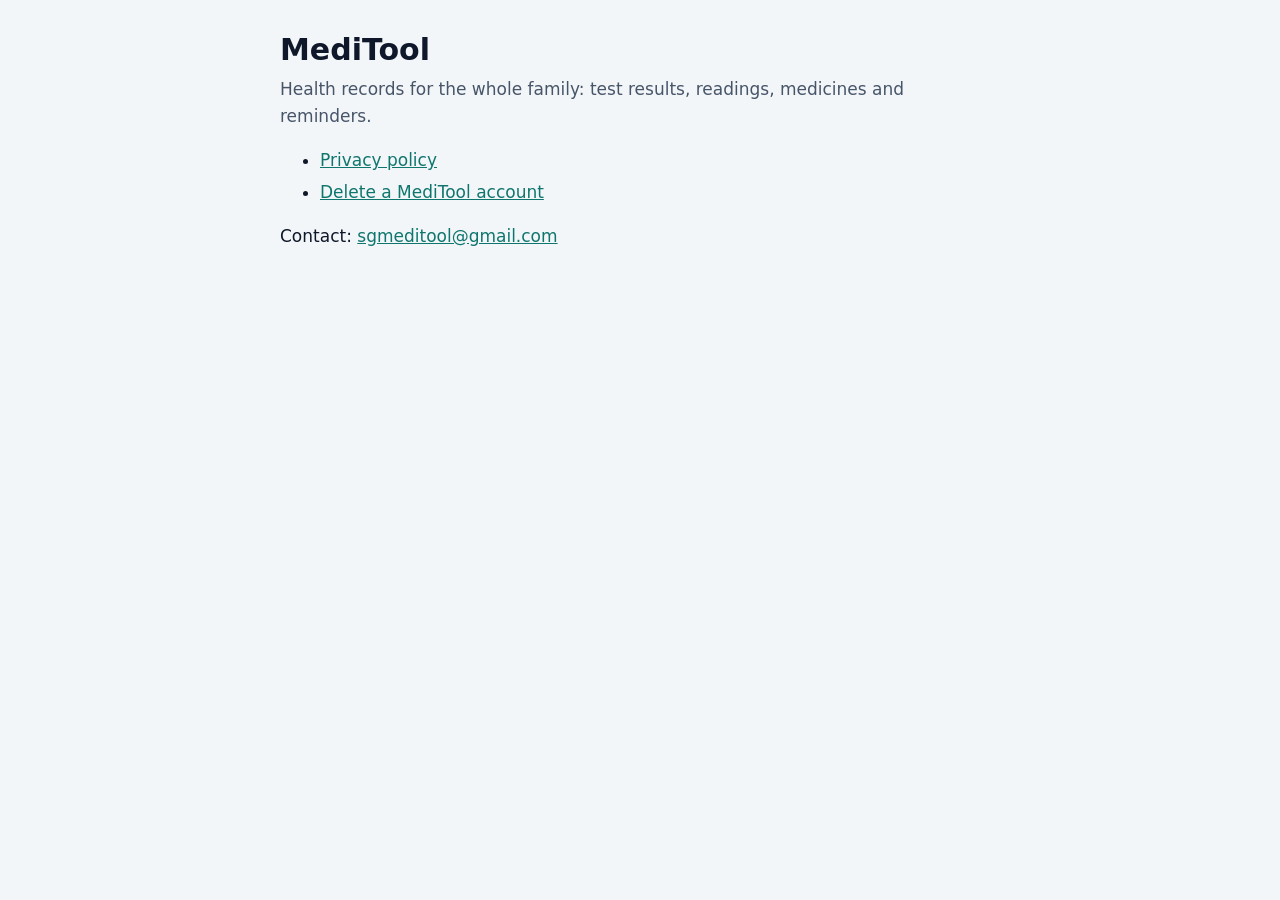
<file: index.html>
<!doctype html>
<html lang="en">
<head>
<meta charset="utf-8">
<meta name="viewport" content="width=device-width, initial-scale=1">
<title>MediTool</title>
<link rel="stylesheet" href="style.css">
</head>
<body>
<main>
<h1>MediTool</h1>
<p class="sub">Health records for the whole family: test results, readings, medicines and reminders.</p>
<ul>
<li><a href="privacy.html">Privacy policy</a></li>
<li><a href="delete-account.html">Delete a MediTool account</a></li>
</ul>
<p>Contact: <a href="mailto:sgmeditool@gmail.com">sgmeditool@gmail.com</a></p>
</main>
</body>
</html>
</file>
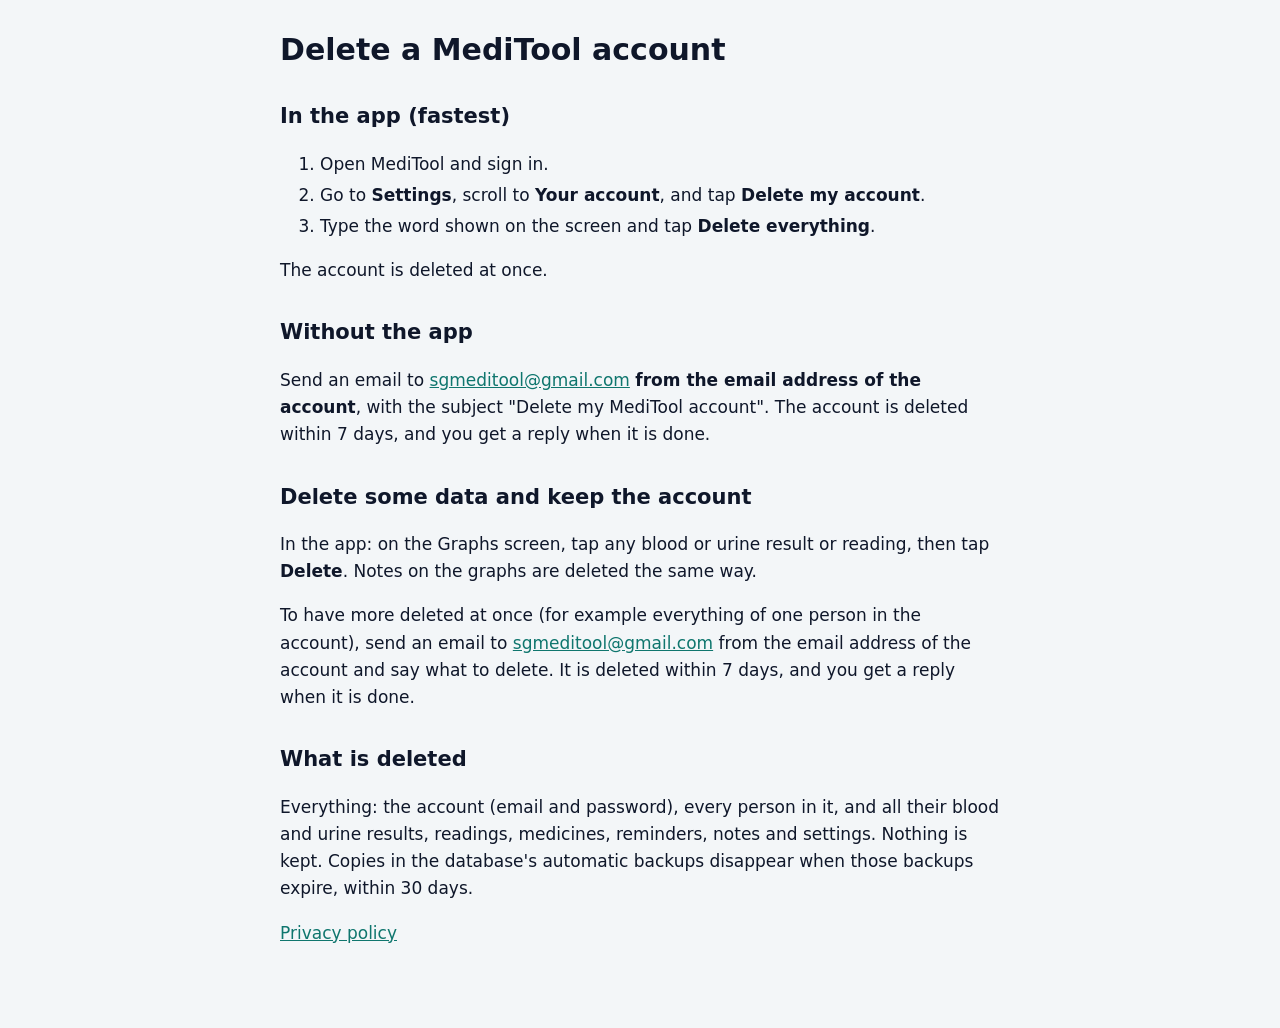
<file: delete-account.html>
<!doctype html>
<html lang="en">
<head>
<meta charset="utf-8">
<meta name="viewport" content="width=device-width, initial-scale=1">
<title>Delete a MediTool account</title>
<link rel="stylesheet" href="style.css">
</head>
<body>
<main>
<h1>Delete a MediTool account</h1>

<h2>In the app (fastest)</h2>
<ol>
<li>Open MediTool and sign in.</li>
<li>Go to <b>Settings</b>, scroll to <b>Your account</b>, and tap <b>Delete my account</b>.</li>
<li>Type the word shown on the screen and tap <b>Delete everything</b>.</li>
</ol>
<p>The account is deleted at once.</p>

<h2>Without the app</h2>
<p>Send an email to <a href="mailto:sgmeditool@gmail.com?subject=Delete%20my%20MediTool%20account">sgmeditool@gmail.com</a> <b>from the email address of the account</b>, with the subject "Delete my MediTool account". The account is deleted within 7 days, and you get a reply when it is done.</p>

<h2>Delete some data and keep the account</h2>
<p>In the app: on the Graphs screen, tap any blood or urine result or reading, then tap <b>Delete</b>. Notes on the graphs are deleted the same way.</p>
<p>To have more deleted at once (for example everything of one person in the account), send an email to <a href="mailto:sgmeditool@gmail.com?subject=Delete%20some%20MediTool%20data">sgmeditool@gmail.com</a> from the email address of the account and say what to delete. It is deleted within 7 days, and you get a reply when it is done.</p>

<h2>What is deleted</h2>
<p>Everything: the account (email and password), every person in it, and all their blood and urine results, readings, medicines, reminders, notes and settings. Nothing is kept. Copies in the database's automatic backups disappear when those backups expire, within 30 days.</p>

<p><a href="privacy.html">Privacy policy</a></p>
</main>
</body>
</html>
</file>
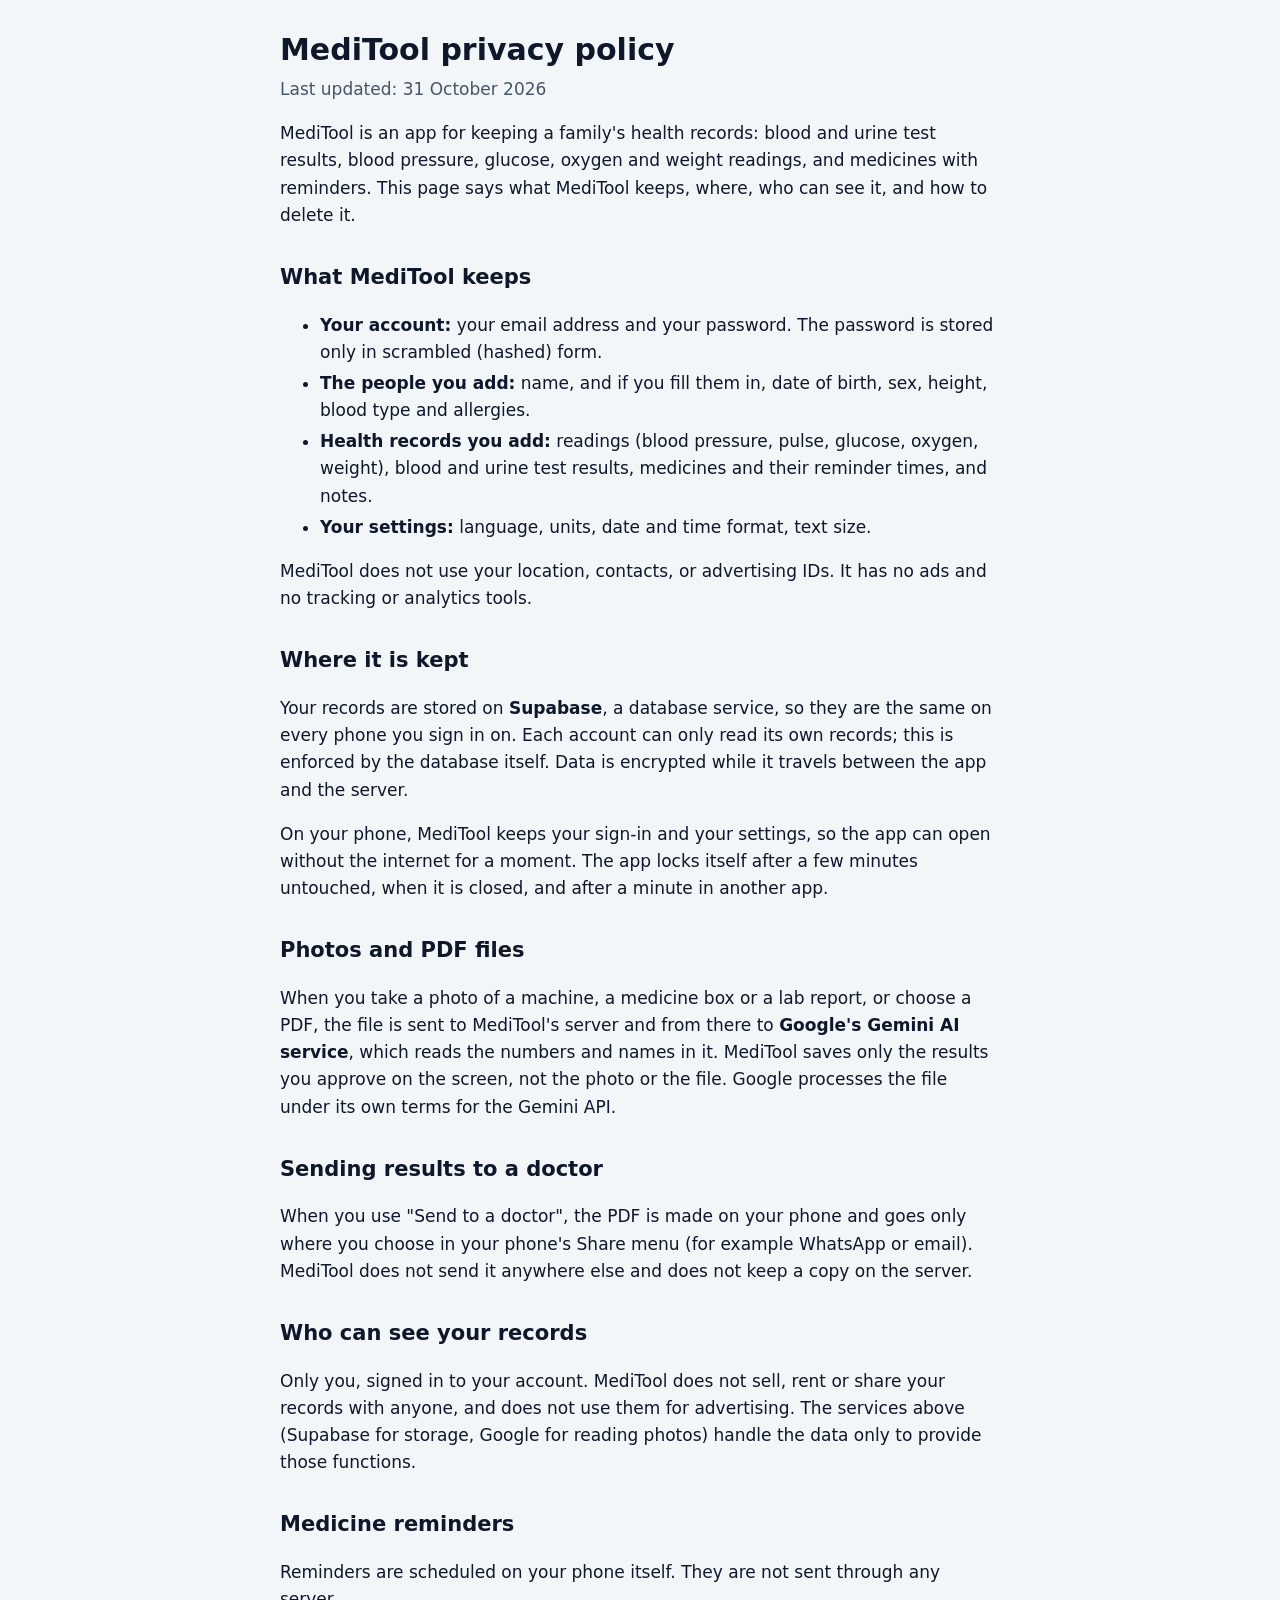
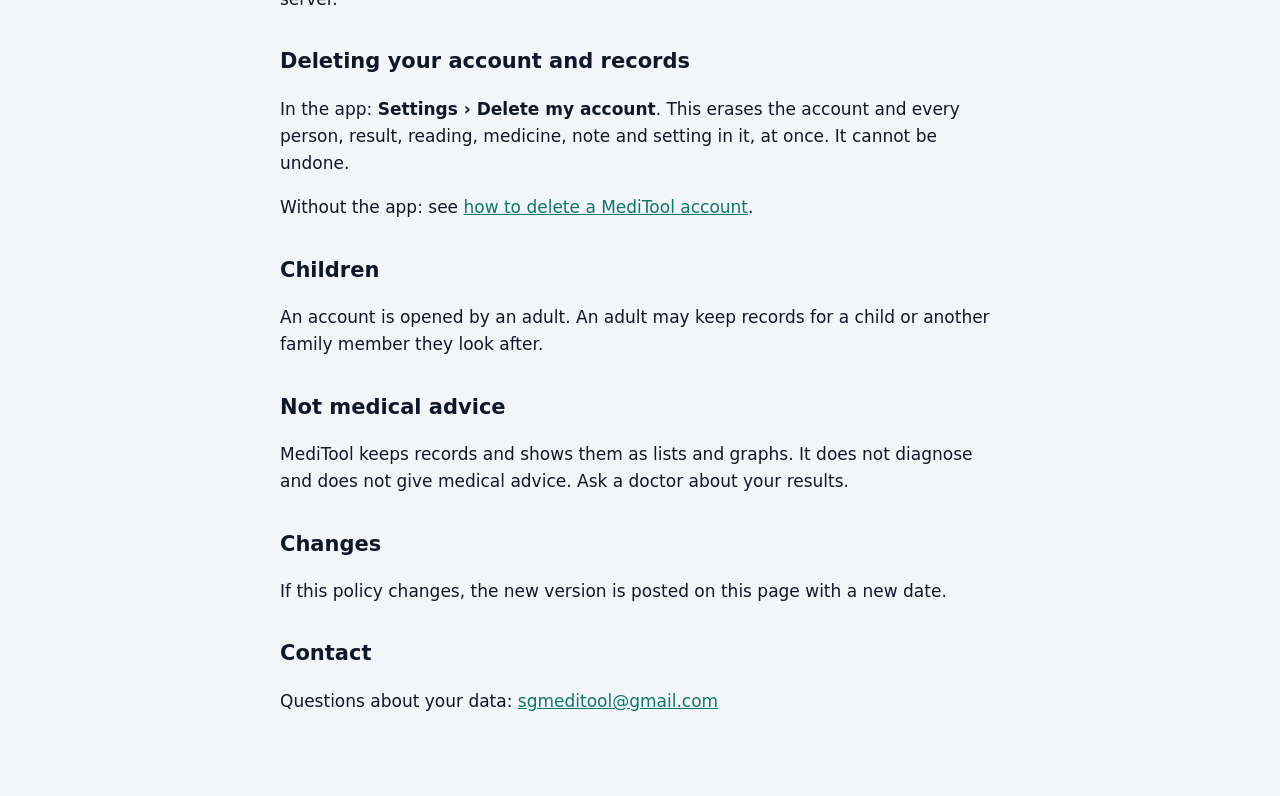
<file: privacy.html>
<!doctype html>
<html lang="en">
<head>
<meta charset="utf-8">
<meta name="viewport" content="width=device-width, initial-scale=1">
<title>MediTool privacy policy</title>
<link rel="stylesheet" href="style.css">
</head>
<body>
<main>
<h1>MediTool privacy policy</h1>
<p class="sub">Last updated: 31 October 2026</p>

<p>MediTool is an app for keeping a family's health records: blood and urine test results, blood pressure, glucose, oxygen and weight readings, and medicines with reminders. This page says what MediTool keeps, where, who can see it, and how to delete it.</p>

<h2>What MediTool keeps</h2>
<ul>
<li><b>Your account:</b> your email address and your password. The password is stored only in scrambled (hashed) form.</li>
<li><b>The people you add:</b> name, and if you fill them in, date of birth, sex, height, blood type and allergies.</li>
<li><b>Health records you add:</b> readings (blood pressure, pulse, glucose, oxygen, weight), blood and urine test results, medicines and their reminder times, and notes.</li>
<li><b>Your settings:</b> language, units, date and time format, text size.</li>
</ul>
<p>MediTool does not use your location, contacts, or advertising IDs. It has no ads and no tracking or analytics tools.</p>

<h2>Where it is kept</h2>
<p>Your records are stored on <b>Supabase</b>, a database service, so they are the same on every phone you sign in on. Each account can only read its own records; this is enforced by the database itself. Data is encrypted while it travels between the app and the server.</p>
<p>On your phone, MediTool keeps your sign-in and your settings, so the app can open without the internet for a moment. The app locks itself after a few minutes untouched, when it is closed, and after a minute in another app.</p>

<h2>Photos and PDF files</h2>
<p>When you take a photo of a machine, a medicine box or a lab report, or choose a PDF, the file is sent to MediTool's server and from there to <b>Google's Gemini AI service</b>, which reads the numbers and names in it. MediTool saves only the results you approve on the screen, not the photo or the file. Google processes the file under its own terms for the Gemini API.</p>

<h2>Sending results to a doctor</h2>
<p>When you use "Send to a doctor", the PDF is made on your phone and goes only where you choose in your phone's Share menu (for example WhatsApp or email). MediTool does not send it anywhere else and does not keep a copy on the server.</p>

<h2>Who can see your records</h2>
<p>Only you, signed in to your account. MediTool does not sell, rent or share your records with anyone, and does not use them for advertising. The services above (Supabase for storage, Google for reading photos) handle the data only to provide those functions.</p>

<h2>Medicine reminders</h2>
<p>Reminders are scheduled on your phone itself. They are not sent through any server.</p>

<h2>Deleting your account and records</h2>
<p>In the app: <b>Settings › Delete my account</b>. This erases the account and every person, result, reading, medicine, note and setting in it, at once. It cannot be undone.</p>
<p>Without the app: see <a href="delete-account.html">how to delete a MediTool account</a>.</p>

<h2>Children</h2>
<p>An account is opened by an adult. An adult may keep records for a child or another family member they look after.</p>

<h2>Not medical advice</h2>
<p>MediTool keeps records and shows them as lists and graphs. It does not diagnose and does not give medical advice. Ask a doctor about your results.</p>

<h2>Changes</h2>
<p>If this policy changes, the new version is posted on this page with a new date.</p>

<h2>Contact</h2>
<p>Questions about your data: <a href="mailto:sgmeditool@gmail.com">sgmeditool@gmail.com</a></p>
</main>
</body>
</html>
</file>
<file: style.css>
:root { color-scheme: light dark; --bg: #F3F6F8; --card: #FFFFFF; --text: #0F172A; --muted: #475569; --link: #0F766E; }
@media (prefers-color-scheme: dark) { :root { --bg: #0B1220; --card: #111827; --text: #E5E7EB; --muted: #9CA3AF; --link: #2DD4BF; } }
body { margin: 0; background: var(--bg); color: var(--text); font: 17px/1.6 system-ui, -apple-system, 'Segoe UI', Roboto, sans-serif; }
main { max-width: 720px; margin: 0 auto; padding: 32px 16px 64px; }
h1 { font-size: 30px; line-height: 1.2; margin: 0 0 8px; }
h2 { font-size: 21px; margin: 32px 0 8px; }
.sub { color: var(--muted); margin-top: 0; }
a { color: var(--link); }
li { margin: 4px 0; }
</file>
